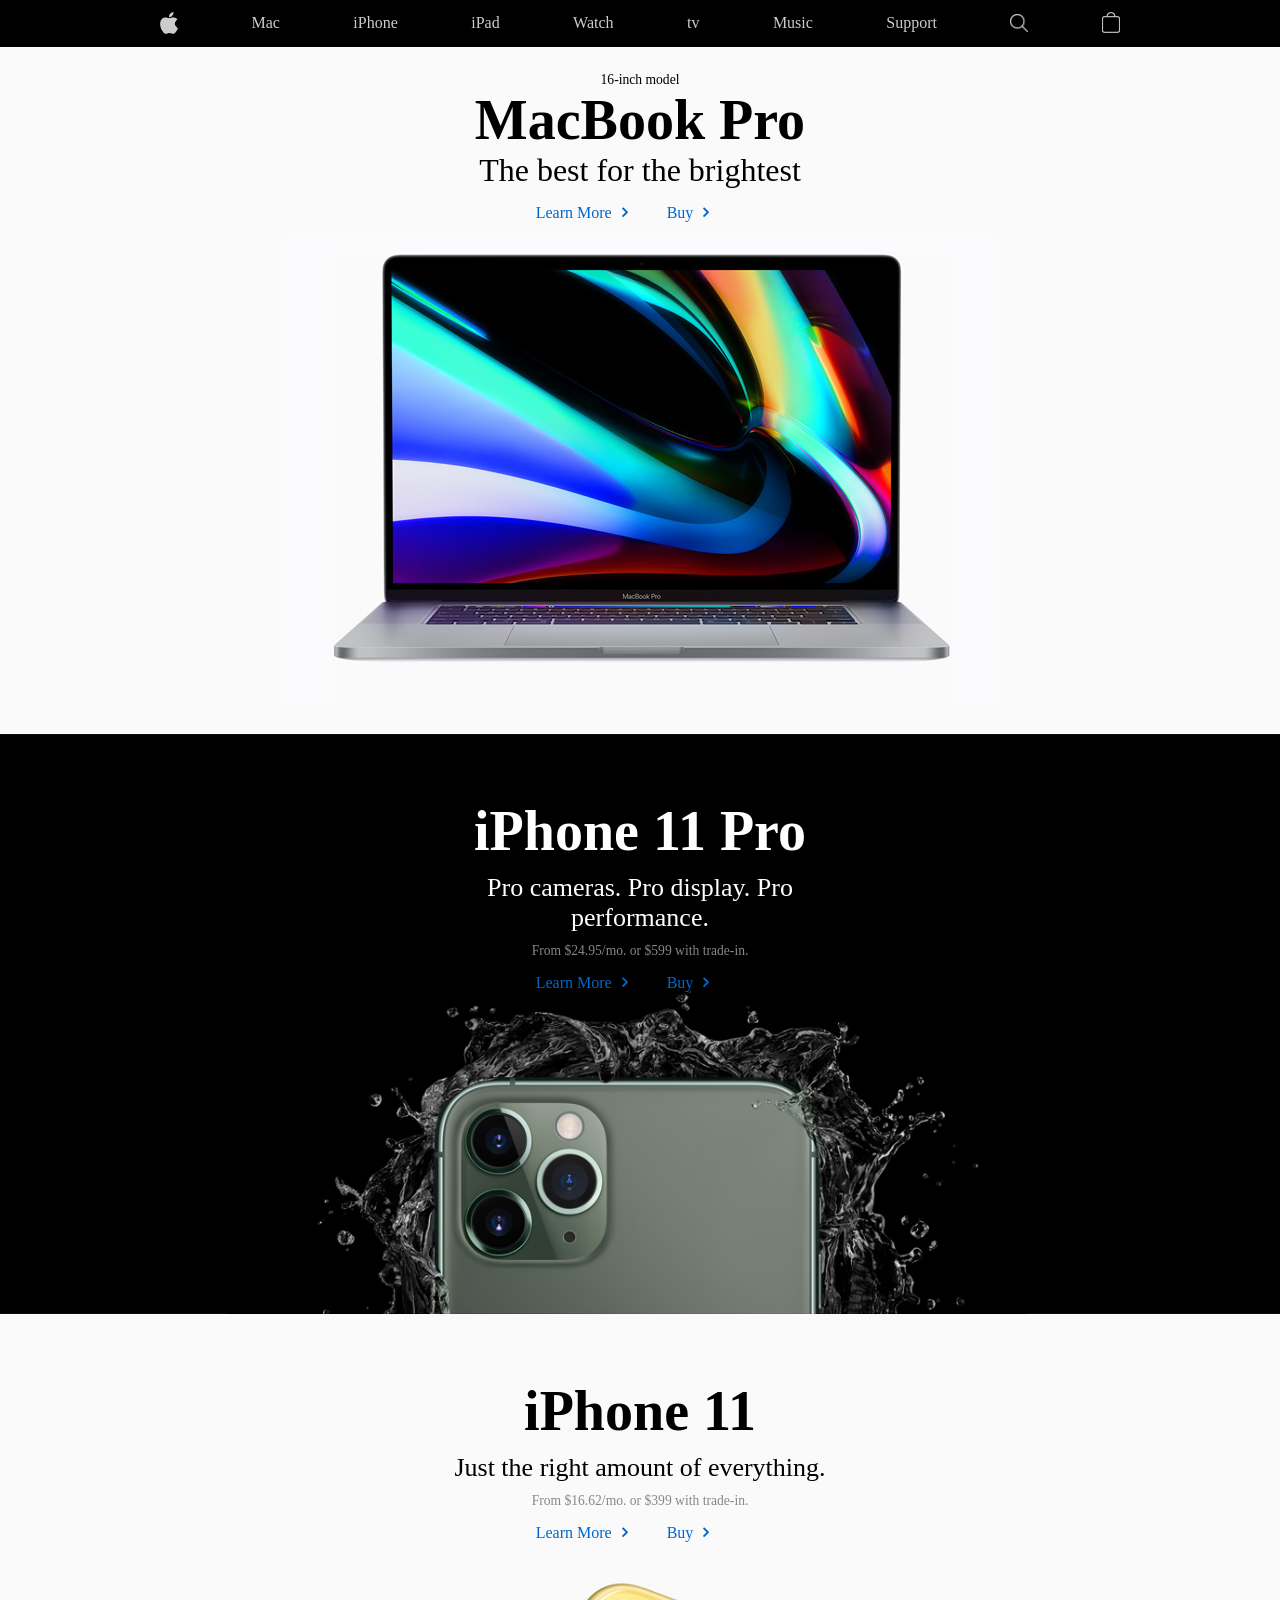
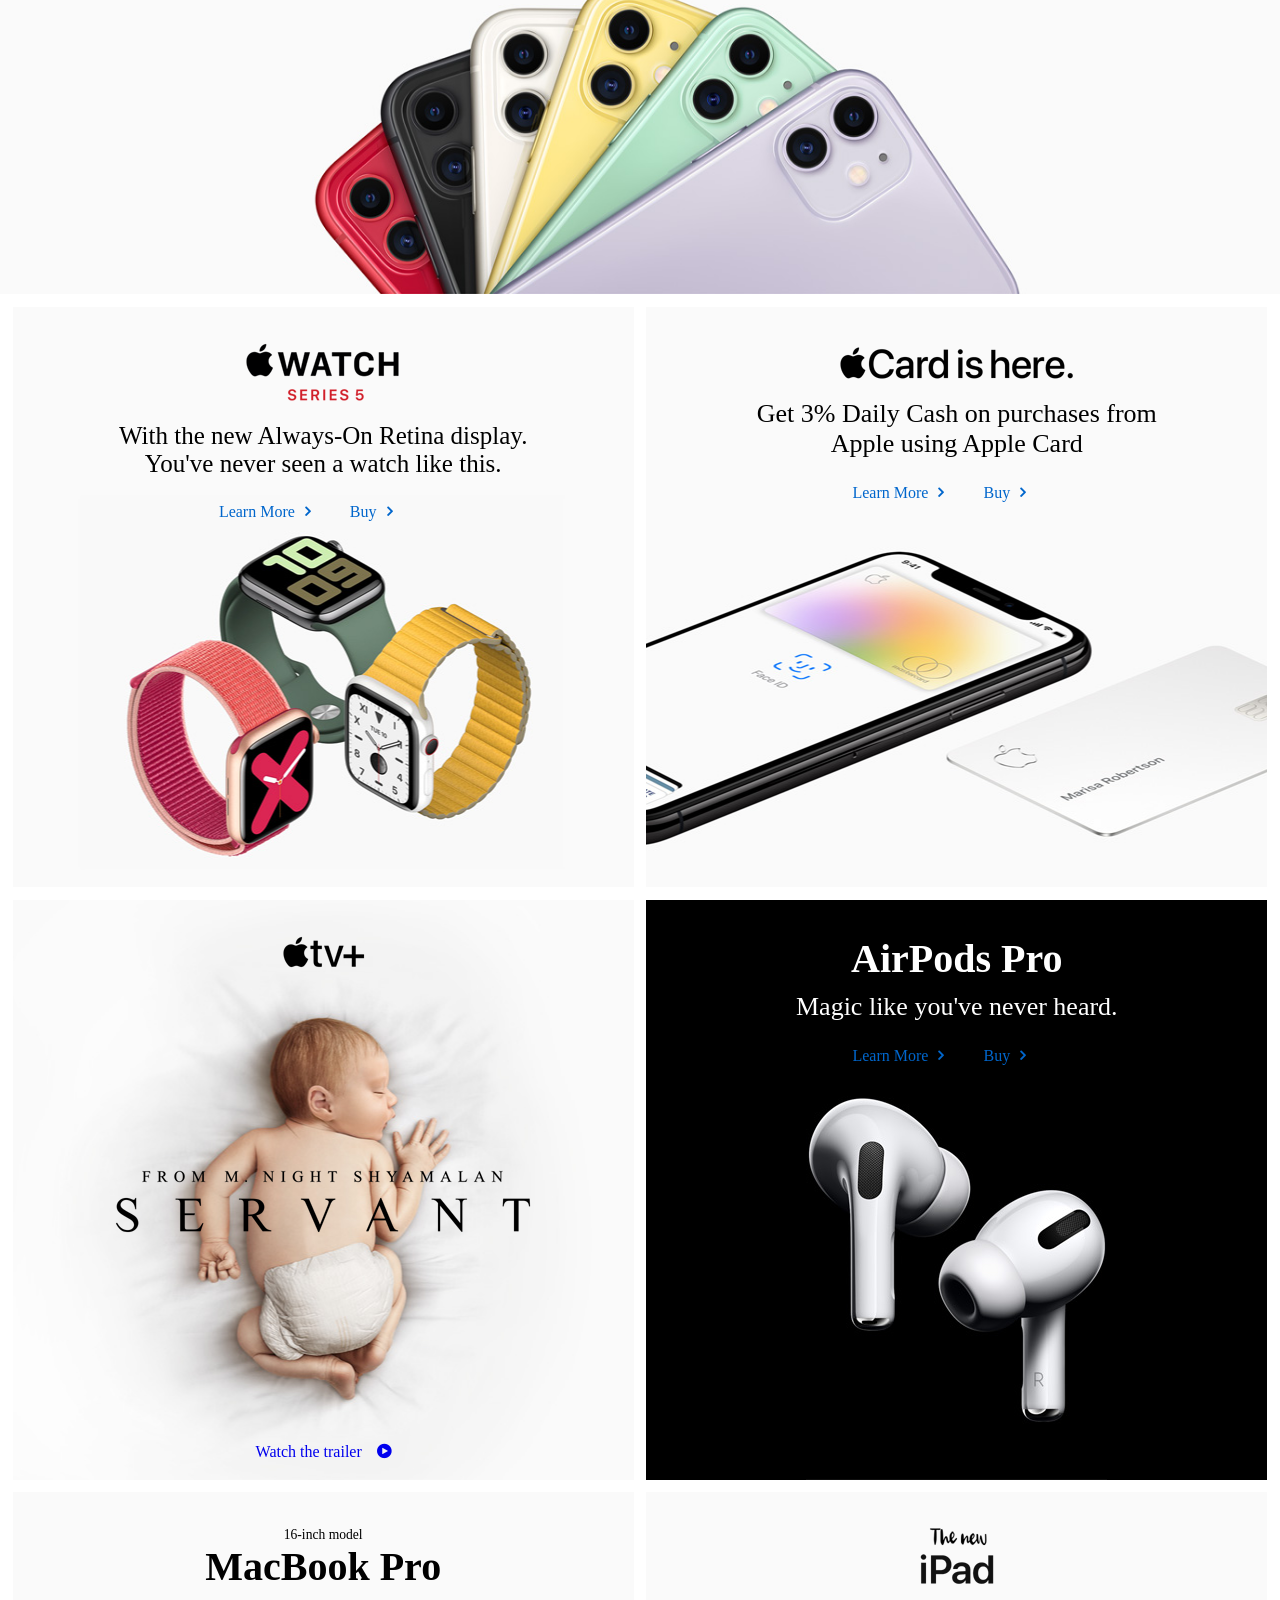
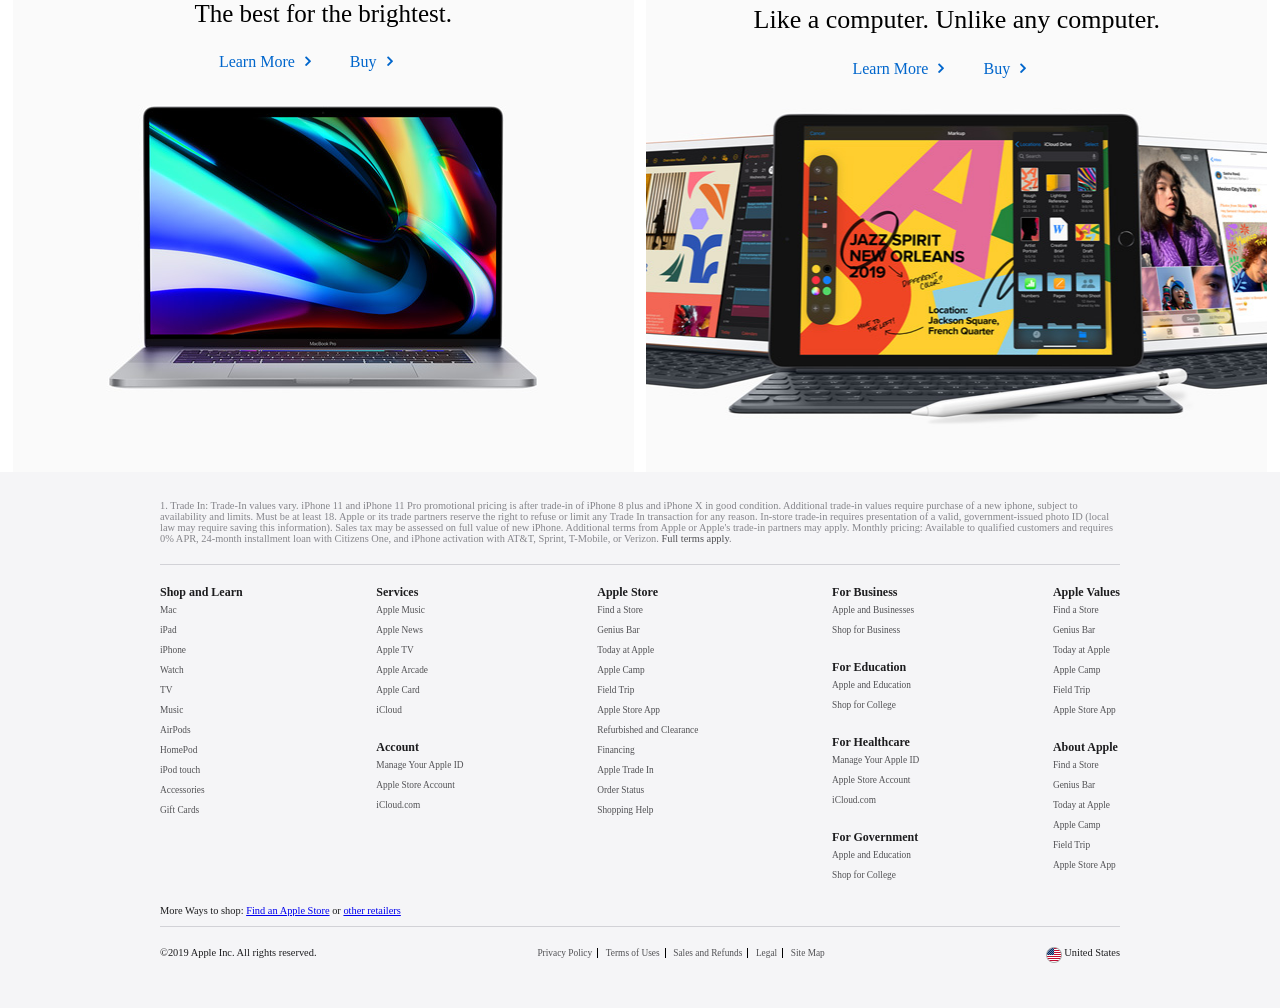
<file: AppleCloneAssignment/index.html>
<!DOCTYPE html>
<html lang="en">
<head>
    <title>Apple Website</title>
    <link rel="stylesheet" href="css/styles.css">
    <link rel="stylesheet" href="https://maxcdn.bootstrapcdn.com/font-awesome/4.6.2/css/font-awesome.min.css">
    <link rel="preconnect" href="https://fonts.googleapis.com">
    <link rel="preconnect" href="https://fonts.gstatic.com" crossorigin>
    <link href="https://fonts.googleapis.com/css2?family=Montserrat:ital,wght@0,100..900;1,100..900&display=swap" rel="stylesheet">
</head>
<body>
    <div class="outer-wrapper">
        <header class="header-wrapper">
            <div class="internal-wrapper">
                <nav class="header-links-wrapper">
                    <ul>
                        <li class="logo-link"><a href="/"><img src="images/icons/logo.png" alt="Apple logo"></a></li>
                        <li><a href="/mac">Mac</a></li>
                        <li><a href="/iPhone">iPhone</a></li>
                        <li><a href="/iPad">iPad</a></li>
                        <li><a href="#">Watch</a></li>
                        <li><a href="#">tv</a></li>
                        <li><a href="#">Music</a></li>
                        <li><a href="#">Support</a></li>
                        <li class="search-link"><a href="/search/"><img src="images/icons/search-icon.png" alt="Search"></a></li>
                        <li class="cart-link"><a href="/cart/"><img src="images/icons/cart.png" alt="Shopping Cart"></a></li>
                    </ul>
                </nav>
            </div>
        </header>

        <section class="main-highlight-wrapper">
            <div class="internal-wrapper">
                <p class="model">16-inch model</p>
                <h1 class="product-title">MacBook Pro</h1>
                <p class="brief-description">The best for the brightest</p>
                <nav class="links-wrapper">
                    <ul>
                        <li><a href="#">Learn More</a></li>
                        <li><a href="#">Buy</a></li>
                    </ul>
                </nav>
                <div class="main-image-wrapper">
                    <img src="images/home/mac-laptop.jpg" alt="MacBook Pro laptop open">
                </div>
            </div>
        </section>

        <section class="second-highlight-wrapper">
            <div class="internal-wrapper">
                <h2 class="title-wrapper">iPhone 11 Pro</h2>
                <p class="description-wrapper">Pro cameras. Pro display. Pro performance.</p>
                <p class="price-wrapper">From $24.95/mo. or $599 with trade-in.</p>
                <nav class="links-wrapper">
                    <ul>
                        <li><a href="#">Learn More</a></li>
                        <li><a href="#">Buy</a></li>
                    </ul>
                </nav>
            </div>
        </section>

        <section class="third-highlight-wrapper">
            <div class="internal-wrapper">
                <h2 class="title-wrapper">iPhone 11</h2>
                <p class="description-wrapper">Just the right amount of everything.</p>
                <p class="price-wrapper">From $16.62/mo. or $399 with trade-in.</p>
                <nav class="links-wrapper">
                    <ul>
                        <li><a href="#">Learn More</a></li>
                        <li><a href="#">Buy</a></li>
                    </ul>
                </nav>
            </div>
        </section>

        <section class="fourth-highlight-wrapper">
            <article class="left-side-wrapper">
                <div class="logo-wrapper">
                    <img src="images/icons/watch-series5-logo.png" alt="Apple Watch Series 5 logo">
                </div>
                <p class="description-wrapper">
                    With the new Always-On Retina display. You've never seen a watch like this.
                </p>
                <nav class="links-wrapper">
                    <ul>
                        <li><a href="#">Learn More</a></li>
                        <li><a href="#">Buy</a></li>
                    </ul>
                </nav>
            </article>

            <article class="right-side-wrapper">
                <div class="logo-wrapper">
                    <img src="images/icons/apple-card-logo.png" alt="Apple Card logo">
                </div>
                <p class="description-wrapper">
                    Get 3% Daily Cash on purchases from Apple using Apple Card
                </p>
                <nav class="links-wrapper">
                    <ul>
                        <li><a href="#">Learn More</a></li>
                        <li><a href="#">Buy</a></li>
                    </ul>
                </nav>
            </article>
        </section>

        <section class="fifth-highlight-wrapper">
            <article class="left-side-wrapper">
                <div class="logo-wrapper">
                    <img src="images/icons/apple-tv-logo.png" alt="Apple TV logo">
                </div>
                <div class="tvshow-logo-wrapper">
                    <img src="images/icons/servant-logo.png" alt="Servant TV show logo">
                </div>
                <div class="watch-more-wrapper">
                    <a href="#">Watch the trailer</a>
                </div>
            </article>

            <article class="right-side-wrapper">
                <h3 class="logo-wrapper">AirPods Pro</h3>
                <p class="description-wrapper">Magic like you've never heard.</p>
                <nav class="links-wrapper">
                    <ul>
                        <li><a href="#">Learn More</a></li>
                        <li><a href="#">Buy</a></li>
                    </ul>
                </nav>
            </article>
        </section>

        <section class="sixth-highlight-wrapper">
            <article class="left-side-wrapper">
                <p class="model">16-inch model</p>
                <h3 class="logo-wrapper">MacBook Pro</h3>
                <p class="description-wrapper">The best for the brightest.</p>
                <nav class="links-wrapper">
                    <ul>
                        <li><a href="#">Learn More</a></li>
                        <li><a href="#">Buy</a></li>
                    </ul>
                </nav>
            </article>

            <article class="right-side-wrapper">
                <div class="logo-wrapper">
                    <img src="images/icons/new-ipad-logo.png" alt="iPad logo">
                </div>
                <p class="description-wrapper">Like a computer. Unlike any computer.</p>
                <nav class="links-wrapper">
                    <ul>
                        <li><a href="#">Learn More</a></li>
                        <li><a href="#">Buy</a></li>
                    </ul>
                </nav>
            </article>
        </section>
        
        <footer class="footer-wrapper">
            <div class="internal-wrapper">
                <p class="upper-text-container">
                    1. Trade In: Trade-In values vary. iPhone 11 and iPhone 11 Pro promotional pricing is after
                    trade-in of iPhone 8 plus and iPhone X in good condition. Additional trade-in values require
                    purchase of a new iphone, subject to availability and limits. Must be at least 18. Apple or
                    its trade partners reserve the right to refuse or limit any Trade In transaction for any
                    reason. In-store trade-in requires presentation of a valid, government-issued photo ID (local
                    law may require saving this information). Sales tax may be assessed on full value of new
                    iPhone. Additional terms from Apple or Apple's trade-in partners may apply. Monthly pricing:
                    Available to qualified customers and requires 0% APR, 24-month installment loan with Citizens
                    One, and iPhone activation with AT&T, Sprint, T-Mobile, or Verizon. <a href="#">Full terms apply</a>.
                </p>

                <div class="footer-links-wrapper">
                    <div class="footer-links-column">
                        <h3>Shop and Learn</h3>
                        <ul>
                            <li><a href="#">Mac</a></li>
                            <li><a href="#">iPad</a></li>
                            <li><a href="#">iPhone</a></li>
                            <li><a href="#">Watch</a></li>
                            <li><a href="#">TV</a></li>
                            <li><a href="#">Music</a></li>
                            <li><a href="#">AirPods</a></li>
                            <li><a href="#">HomePod</a></li>
                            <li><a href="#">iPod touch</a></li>
                            <li><a href="#">Accessories</a></li>
                            <li><a href="#">Gift Cards</a></li>
                        </ul>
                    </div>

                    <div class="footer-links-column">
                        <h3>Services</h3>
                        <ul>
                            <li><a href="#">Apple Music</a></li>
                            <li><a href="#">Apple News</a></li>
                            <li><a href="#">Apple TV</a></li>
                            <li><a href="#">Apple Arcade</a></li>
                            <li><a href="#">Apple Card</a></li>
                            <li><a href="#">iCloud</a></li>
                        </ul>

                        <h3>Account</h3>
                        <ul>
                            <li><a href="#">Manage Your Apple ID</a></li>
                            <li><a href="#">Apple Store Account</a></li>
                            <li><a href="#">iCloud.com</a></li>
                        </ul>
                    </div>

                    <div class="footer-links-column">
                        <h3>Apple Store</h3>
                        <ul>
                            <li><a href="#">Find a Store</a></li>
                            <li><a href="#">Genius Bar</a></li>
                            <li><a href="#">Today at Apple</a></li>
                            <li><a href="#">Apple Camp</a></li>
                            <li><a href="#">Field Trip</a></li>
                            <li><a href="#">Apple Store App</a></li>
                            <li><a href="#">Refurbished and Clearance</a></li>
                            <li><a href="#">Financing</a></li>
                            <li><a href="#">Apple Trade In</a></li>
                            <li><a href="#">Order Status</a></li>
                            <li><a href="#">Shopping Help</a></li>
                        </ul>
                    </div>

                    <div class="footer-links-column">
                        <h3>For Business</h3>
                        <ul>
                            <li><a href="#">Apple and Businesses</a></li>
                            <li><a href="#">Shop for Business</a></li>
                        </ul>

                        <h3>For Education</h3>
                        <ul>
                            <li><a href="#">Apple and Education</a></li>
                            <li><a href="#">Shop for College</a></li>
                        </ul>

                        <h3>For Healthcare</h3>
                        <ul>
                            <li><a href="#">Manage Your Apple ID</a></li>
                            <li><a href="#">Apple Store Account</a></li>
                            <li><a href="#">iCloud.com</a></li>
                        </ul>

                        <h3>For Government</h3>
                        <ul>
                            <li><a href="#">Apple and Education</a></li>
                            <li><a href="#">Shop for College</a></li>
                        </ul>
                    </div>

                    <div class="footer-links-column">
                        <h3>Apple Values</h3>
                        <ul>
                            <li><a href="#">Find a Store</a></li>
                            <li><a href="#">Genius Bar</a></li>
                            <li><a href="#">Today at Apple</a></li>
                            <li><a href="#">Apple Camp</a></li>
                            <li><a href="#">Field Trip</a></li>
                            <li><a href="#">Apple Store App</a></li>
                        </ul>

                        <h3>About Apple</h3>
                        <ul>
                            <li><a href="#">Find a Store</a></li>
                            <li><a href="#">Genius Bar</a></li>
                            <li><a href="#">Today at Apple</a></li>
                            <li><a href="#">Apple Camp</a></li>
                            <li><a href="#">Field Trip</a></li>
                            <li><a href="#">Apple Store App</a></li>
                        </ul>
                    </div>
                </div>

                <div class="my-apple-wrapper">
                    More Ways to shop: <a href="#">Find an Apple Store</a> or <a href="#">other retailers</a>
                </div>

                <div class="copyright-wrapper">
                    <p class="copyright">
                        &copy;2019 Apple Inc. All rights reserved.
                    </p>    
                    
                    <nav class="footer-links-terms">
                        <ul>
                            <li><a href="#">Privacy Policy</a></li>
                            <li><a href="#">Terms of Uses</a></li>
                            <li><a href="#">Sales and Refunds</a></li>
                            <li><a href="#">Legal</a></li>
                            <li><a href="#">Site Map</a></li>
                        </ul>
                    </nav>

                    <div class="footer-country">
                        <div class="flag-wrapper">
                            <img src="images/icons/16.png" alt="United States Flag">
                        </div> 
                        <div class="footer-country-name">United States</div>
                    </div>
                </div>
            </div>
        </footer>
    </div>
</body>
</html>
</file>
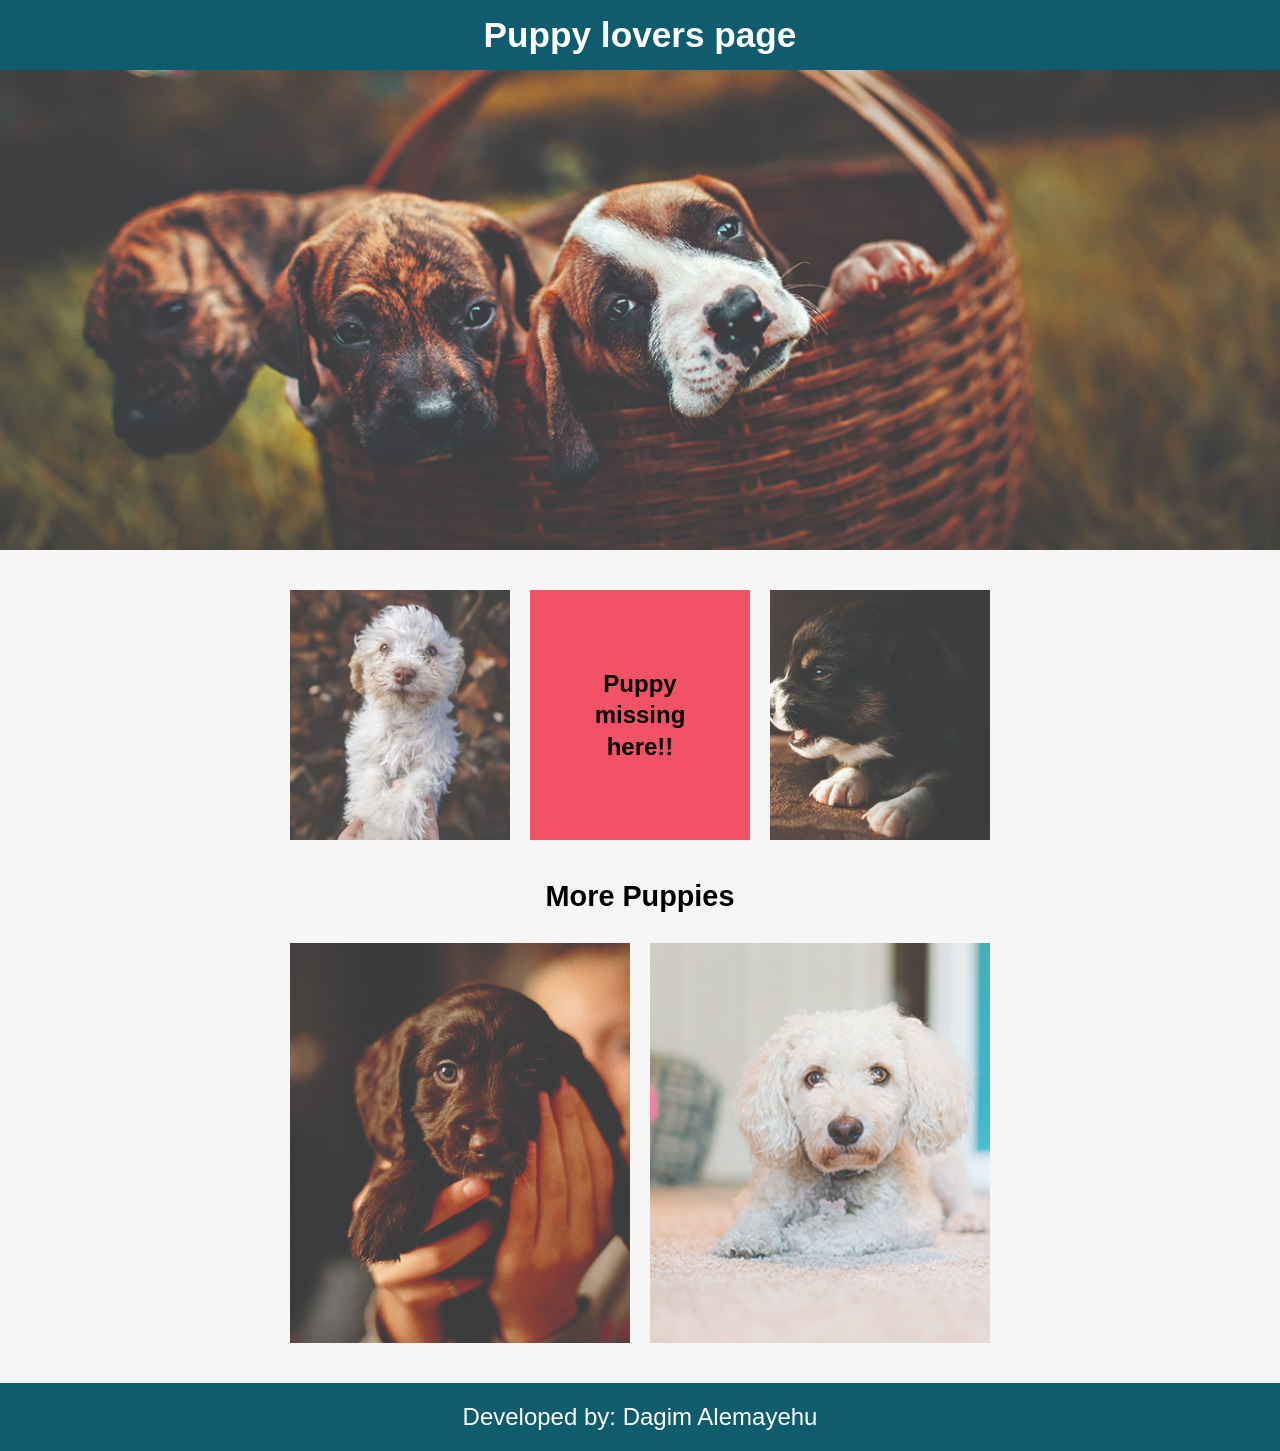
<file: Assignment2/Assignment2.html>
<!doctype html>
<html lang="en">
  <head>
    <meta charset="UTF-8" />
    <meta name="viewport" content="width=device-width, initial-scale=1.0" />
    <title>Puppy Lovers Page</title>
    <link rel="stylesheet" href="styles.css" />
  </head>
  <body>
    <header>
      <h1>Puppy lovers page</h1>
    </header>

    <div class="banner">
      <img src="banner-puppies.jpg" alt="Puppies in a basket" />
    </div>

    <main class="content-wrapper">
      <section class="gallery-three">
        <img src="puppy-1.jpg" alt="Puppy 1" />
        <div class="missing-card">
          <h2>Puppy<br />missing<br />here!!</h2>
        </div>
        <img src="puppy-2.jpg" alt="Puppy 2" />
      </section>

      <h2 class="section-title">More Puppies</h2>

      <section class="gallery-two">
        <img src="puppy-3.jpg" alt="Puppy 3" />
        <img src="puppy-4.jpg" alt="Puppy 4" />
      </section>
    </main>

    <footer>
      <h2>Developed by: Dagim Alemayehu</h2>
    </footer>
  </body>
</html>
</file>
<file: AppleCloneAssignment/css/styles.css>
* {
    padding: 0;
    margin: 0;
    box-sizing: border-box;
}

img {
    max-width: 100%;
    max-height: 100%;
}

.internal-wrapper {
    width: 980px;
    margin: 0 auto;
    padding: 0 10px;
}

.header-wrapper {
    background-color: black;
    font-size: 1em;
    color: white;
    font-weight: 200;
}

.header-wrapper ul {
    display: flex;
    justify-content: space-between;
    list-style-type: none;
}

.header-wrapper .header-links-wrapper ul li a {
    color: white;
    text-decoration: none;
    display: block;
}

.header-wrapper .header-links-wrapper ul li {
    display: inline-block;
    height: 47px;
    padding: 14px 0 8px;
    opacity: 0.8;
    transition: opacity 0.3s ease;
}

.header-wrapper .header-links-wrapper ul li:hover {
    opacity: 1;
}

.logo-link {
    width: 18px;
    display: block;
}

.search-link {
    width: 18px;
    display: block;
}

.cart-link {
    width: 18px;
    display: block;
}

.header-wrapper .header-links-wrapper ul li.logo-link {
    padding: 12px 0 10px;
}

.header-wrapper .header-links-wrapper ul li.search-link {
    padding: 14px 0 8px;
}

.header-wrapper .header-links-wrapper ul li.cart-link {
    padding: 12px 0 10px;
}

.main-highlight-wrapper {
    background-color: #fafafa;
    text-align: center;
    padding: 25px 0;
}

.links-wrapper ul {
    list-style-type: none;
}

.model {
    font-size: 0.85em;
}

.product-title {
    font-size: 56px;
    font-weight: 700;
}

.brief-description {
    font-size: 2em;
}

.links-wrapper {
    padding: 15px 0;
}

.links-wrapper ul li {
    display: inline-block;
    padding-right: 35px;
}

.links-wrapper ul li a {
    color: #06c;
    text-decoration: none;
}

.links-wrapper ul li a:hover {
    color: #ff8800;
}

.links-wrapper ul li a::after {
    font-family: FontAwesome;
    font-weight: 900;
    content: "\f105";
    padding-left: 10px;
}

.second-highlight-wrapper {
    background-image: url("../images/home/iphone11-pro-bg.jpg");
    height: 580px;
    background-position: center;
    background-repeat: no-repeat;
    background-size: cover;
    text-align: center;
    padding: 65px 20px;
    color: white;
}

.title-wrapper {
    font-weight: 600;
    font-size: 56px;
}

.description-wrapper {
    font-size: 26px;
    padding: 10px 0;
    max-width: 430px;
    margin: 0 auto;
}

.price-wrapper {
    color: #86868b;
    font-size: 0.85em;
}

.third-highlight-wrapper {
    background-image: url("../images/home/iphone11-bg.jpg");
    height: 580px;
    background-position: center;
    background-repeat: no-repeat;
    background-size: cover;
    text-align: center;
    padding: 65px 20px;
}

.fourth-highlight-wrapper {
    display: flex;
    justify-content: space-between;
    background-color: white;
}

.fourth-highlight-wrapper .left-side-wrapper {
    background-image: url("../images/home/watch-series-5.jpg");
    background-size: initial;
    background-color: #fafafa;
    background-position: bottom;
    background-repeat: no-repeat;
    height: 580px;
    text-align: center;
    width: 48.5%;
    padding-top: 35px;
    margin: 1% 0.5% 0% 1%;
}

.fourth-highlight-wrapper .right-side-wrapper {
    background-image: url("../images/home/apple-card.jpg");
    background-position: center;
    background-repeat: no-repeat;
    background-size: cover;
    height: 580px;
    text-align: center;
    width: 48.5%;
    padding-top: 35px;
    margin: 1% 1% 0% 0.5%;
}

.fifth-highlight-wrapper {
    display: flex;
    justify-content: space-between;
    background-color: white;
}

.fifth-highlight-wrapper .left-side-wrapper {
    background-image: url("../images/home/apple-tv-background.jpg");
    background-position: center;
    background-repeat: no-repeat;
    background-size: cover;
    height: 580px;
    text-align: center;
    width: 48.5%;
    padding-top: 35px;
    margin: 1% 0.5% 0% 1%;
}

.fifth-highlight-wrapper .right-side-wrapper {
    background-image: url("../images/home/air-pods.jpg");
    background-size: initial;
    background-color: black;
    background-position: bottom;
    background-repeat: no-repeat;
    color: white;
    height: 580px;
    text-align: center;
    width: 48.5%;
    padding-top: 35px;
    margin: 1% 1% 0% 0.5%;
}

.left-side-wrapper .description-wrapper {
    font-size: 25px;
}

.logo-wrapper {
    font-size: 40px;
    font-weight: bold;
}

.tvshow-logo-wrapper {
    padding: 180px 0 200px;
}

.watch-more-wrapper a {
    text-decoration: none;
    font-size: 1em;
}

.watch-more-wrapper a:after {
    font-family: FontAwesome;
    font-weight: 900;
    content: "\f144";
    padding-left: 15px;
}

.sixth-highlight-wrapper {
    display: flex;
    justify-content: space-between;
    background-color: white;
}

.sixth-highlight-wrapper .left-side-wrapper {
    background-image: url("../images/home/macbook-pro.jpg");
    background-size: initial;
    background-color: #fafafa;
    background-position: bottom;
    background-repeat: no-repeat;
    height: 580px;
    text-align: center;
    width: 48.5%;
    padding-top: 35px;
    margin: 1% 0.5% 0% 1%;
}

.sixth-highlight-wrapper .right-side-wrapper {
    background-image: url("../images/home/new-ipad.jpg");
    background-size: initial;
    background-position: bottom;
    background-repeat: no-repeat;
    height: 580px;
    text-align: center;
    width: 48.5%;
    padding-top: 35px;
    margin: 1% 1% 0% 0.5%;
}

.footer-wrapper {
    background-color: #f5f5f7;
    color: #1d1d1f;
    font-size: 0.65em;
    padding: 1em;
}

.upper-text-container {
    border-bottom: 1px solid #d2d2d7;
    color: #86868b;
    padding: 17px 0 20px;
}

.upper-text-container a {
    color: #515154;
    text-decoration: none;
}

.upper-text-container a:hover {
    text-decoration: underline;
}

.footer-links-wrapper {
    display: flex;
    justify-content: space-between;
    padding: 20px 0 0;
}

.footer-wrapper ul {
    list-style-type: none;
    padding: 0 0 20px;
}

.footer-wrapper ul li {
    padding: 5px 0;
    font-size: 0.9em;
}

.footer-links-wrapper a {
    color: #515154;
    text-decoration: none;
}

.footer-links-wrapper a:hover {
    text-decoration: underline;
}

.footer-links-wrapper h3 {
    font-size: 12px;
    font-weight: 600;
}

.my-apple-wrapper {
    border-bottom: 1px solid #d2d2d7;
    padding-bottom: 10px;
    margin-bottom: 10px;
}

.copyright-wrapper {
    display: flex;
    justify-content: space-between;
    padding: 10px 0 20px;
}

.footer-links-terms ul li {
    display: inline-block;
    padding: 0 5px;
    border-right: 1px solid black;
}

.footer-links-terms ul li:last-child {
    border-right: none;
}

.footer-links-terms ul li a {
    color: #515154;
    text-decoration: none;
}

.footer-links-terms ul li a:hover {
    text-decoration: underline;
}

.footer-country {
    display: inline-block;
}

.flag-wrapper {
    display: inline-block;
    vertical-align: middle;
}

.footer-country-name {
    display: inline-block;
    vertical-align: top;
}
</file>
<file: Assignment2/styles.css>
body {
  margin: 0;
  padding: 0;
  background-color: #f6f6f6;
  font-family: Arial, sans-serif;
}

header, footer {
  background-color: #0f5c6e;
  color: white;
  text-align: center;
}

header {
  padding: 15px 0;
}

header h1 {
  margin: 0;
  font-size: 2.2rem;
}

.banner img {
  width: 100%;
  display: block;
}

.content-wrapper {
  width: 700px;
  margin: 40px auto;
}

.gallery-three, 
.gallery-two {
  display: flex;
  gap: 20px;
  margin-bottom: 40px;
}

.gallery-three img, 
.missing-card {
  width: 220px;
  height: 250px;
}

.gallery-three img,
.gallery-two img {
  object-fit: cover;
}

.missing-card {
  background-color: #f25265;
  color: black;
  display: flex;
  align-items: center;
  justify-content: center;
  text-align: center;
}

.missing-card h2 {
  margin: 0;
  font-size: 1.5rem;
  line-height: 1.3;
}

.section-title {
  text-align: center;
  margin-bottom: 30px;
  font-size: 1.8rem;
}

.gallery-two img {
  width: 340px;
  height: 400px;
}

footer {
  padding: 20px 0;
}

footer h2 {
  margin: 0;
  font-size: 1.5rem;
  font-weight: normal;
}
</file>
